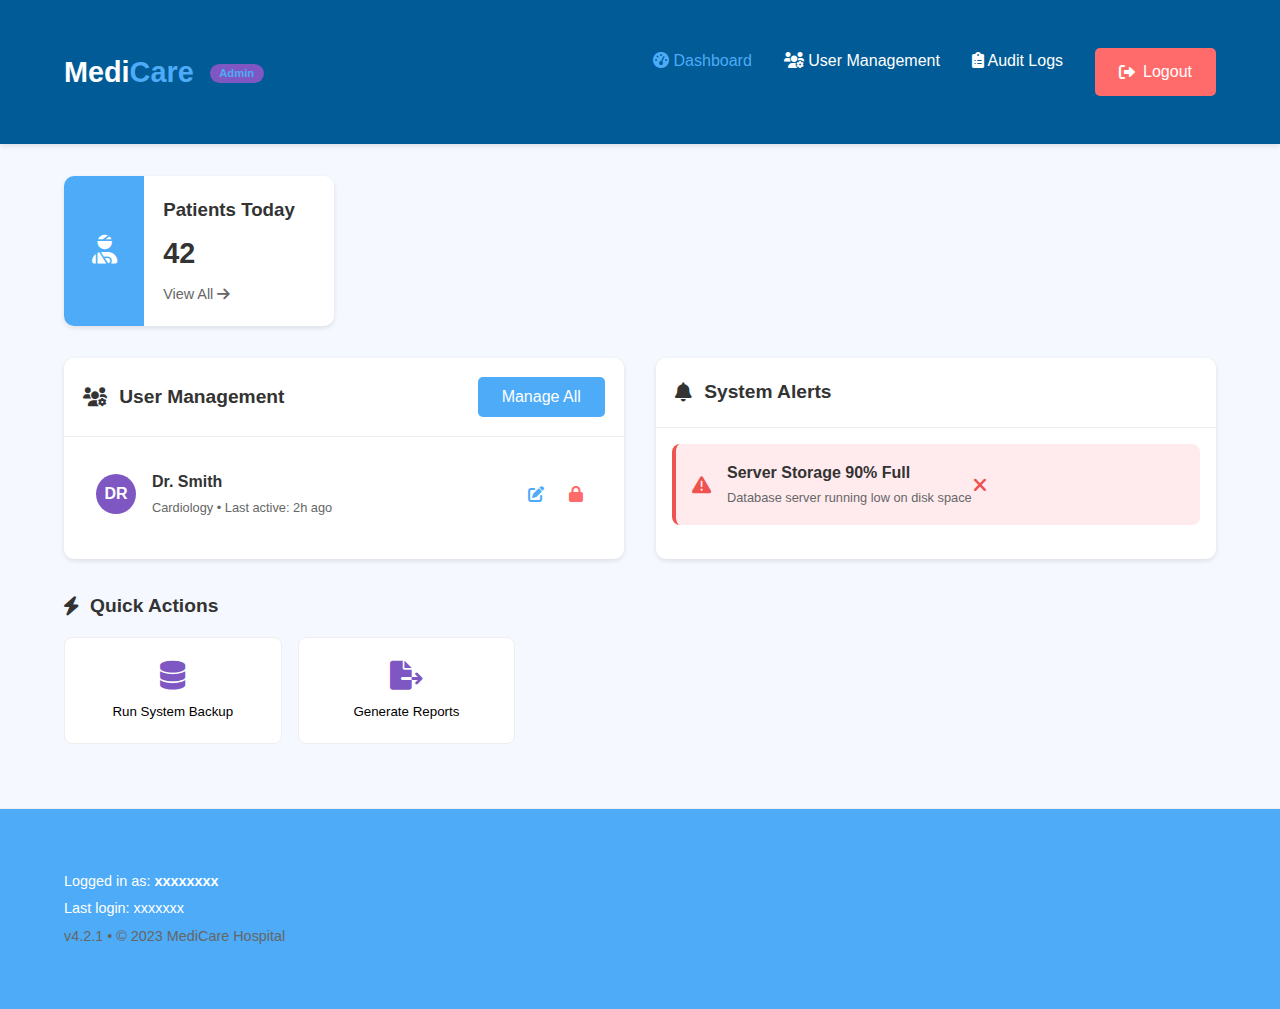
<file: admin.html>
<!DOCTYPE html>
<html lang="en">
<head>
    <meta charset="UTF-8">
    <meta name="viewport" content="width=device-width, initial-scale=1.0">
    <title>Admin Portal | MediCare</title>
    <link rel="stylesheet" href="style.css">
    <link rel="stylesheet" href="https://cdnjs.cloudflare.com/ajax/libs/font-awesome/6.0.0-beta3/css/all.min.css">
</head>
<body class="admin-dashboard">
    <!-- Admin-Specific Header -->
    <header>
        <div class="container">
            <nav>
                <div class="logo">Medi<span>Care</span> <span class="admin-badge">Admin</span></div>
                <ul class="nav-links">
                    <li><a href="admin.html" class="active"><i class="fas fa-tachometer-alt"></i> Dashboard</a></li>
                    <li><a href="admin-users.html"><i class="fas fa-users-cog"></i> User Management</a></li>
                    <li><a href="admin-audit.html"><i class="fas fa-clipboard-list"></i> Audit Logs</a></li>
                    <li><a href="auth.html" class="btn btn-danger"><i class="fas fa-sign-out-alt"></i> Logout</a></li>
                </ul>
            </nav>
        </div>
    </header>

    <!-- Admin Dashboard -->
    <main class="container">
        <!-- Quick Stats -->
        <div class="admin-stats-grid">
            <div class="stat-card">
                <div class="stat-icon bg-blue">
                    <i class="fas fa-user-injured"></i>
                </div>
                <div class="stat-info">
                    <h3>Patients Today</h3>
                    <p class="stat-value">42</p>
                    <a href="patients.html" class="stat-link">View All <i class="fas fa-arrow-right"></i></a>
                </div>
            </div>
            
            <!-- More stat cards... -->
        </div>

        <!-- Admin Control Panels -->
        <div class="admin-panels">
            <!-- User Management Panel -->
            <div class="admin-panel">
                <div class="panel-header">
                    <h2><i class="fas fa-users-cog"></i> User Management</h2>
                    <button class="btn btn-sm" onclick="location.href='admin-users.html'">
                        Manage All
                    </button>
                </div>
                <div class="recent-users">
                    <div class="user-card">
                        <div class="user-avatar bg-purple">DR</div>
                        <div class="user-info">
                            <h4>Dr. Smith</h4>
                            <p>Cardiology • Last active: 2h ago</p>
                        </div>
                        <div class="user-actions">
                            <button class="btn-icon"><i class="fas fa-edit"></i></button>
                            <button class="btn-icon danger"><i class="fas fa-lock"></i></button>
                        </div>
                    </div>
                    <!-- More recent users... -->
                </div>
            </div>

            <!-- System Alerts Panel -->
            <div class="admin-panel">
                <div class="panel-header">
                    <h2><i class="fas fa-bell"></i> System Alerts</h2>
                </div>
                <div class="alert-list">
                    <div class="alert-item critical">
                        <i class="fas fa-exclamation-triangle"></i>
                        <div class="alert-content">
                            <h4>Server Storage 90% Full</h4>
                            <p>Database server running low on disk space</p>
                        </div>
                        <button class="btn-icon"><i class="fas fa-times"></i></button>
                    </div>
                    <!-- More alerts... -->
                </div>
            </div>
        </div>

        <!-- Quick Actions -->
        <div class="quick-actions">
            <h2><i class="fas fa-bolt"></i> Quick Actions</h2>
            <div class="action-grid">
                <button class="action-card" onclick="location.href='admin-backup.html'">
                    <i class="fas fa-database"></i>
                    <span>Run System Backup</span>
                </button>
                <button class="action-card" onclick="location.href='admin-reports.html'">
                    <i class="fas fa-file-export"></i>
                    <span>Generate Reports</span>
                </button>
                <!-- More actions... -->
            </div>
        </div>
    </main>

    <!-- Admin Footer -->
    <footer class="admin-footer">
        <div class="container">
            <div class="footer-content">
                <p>Logged in as: <strong>xxxxxxxx</strong></p>
                <p>Last login: xxxxxxx</p>
                <p class="system-version">v4.2.1 • © 2023 MediCare Hospital</p>
            </div>
        </div>
    </footer>
</body>
</html>
</file>
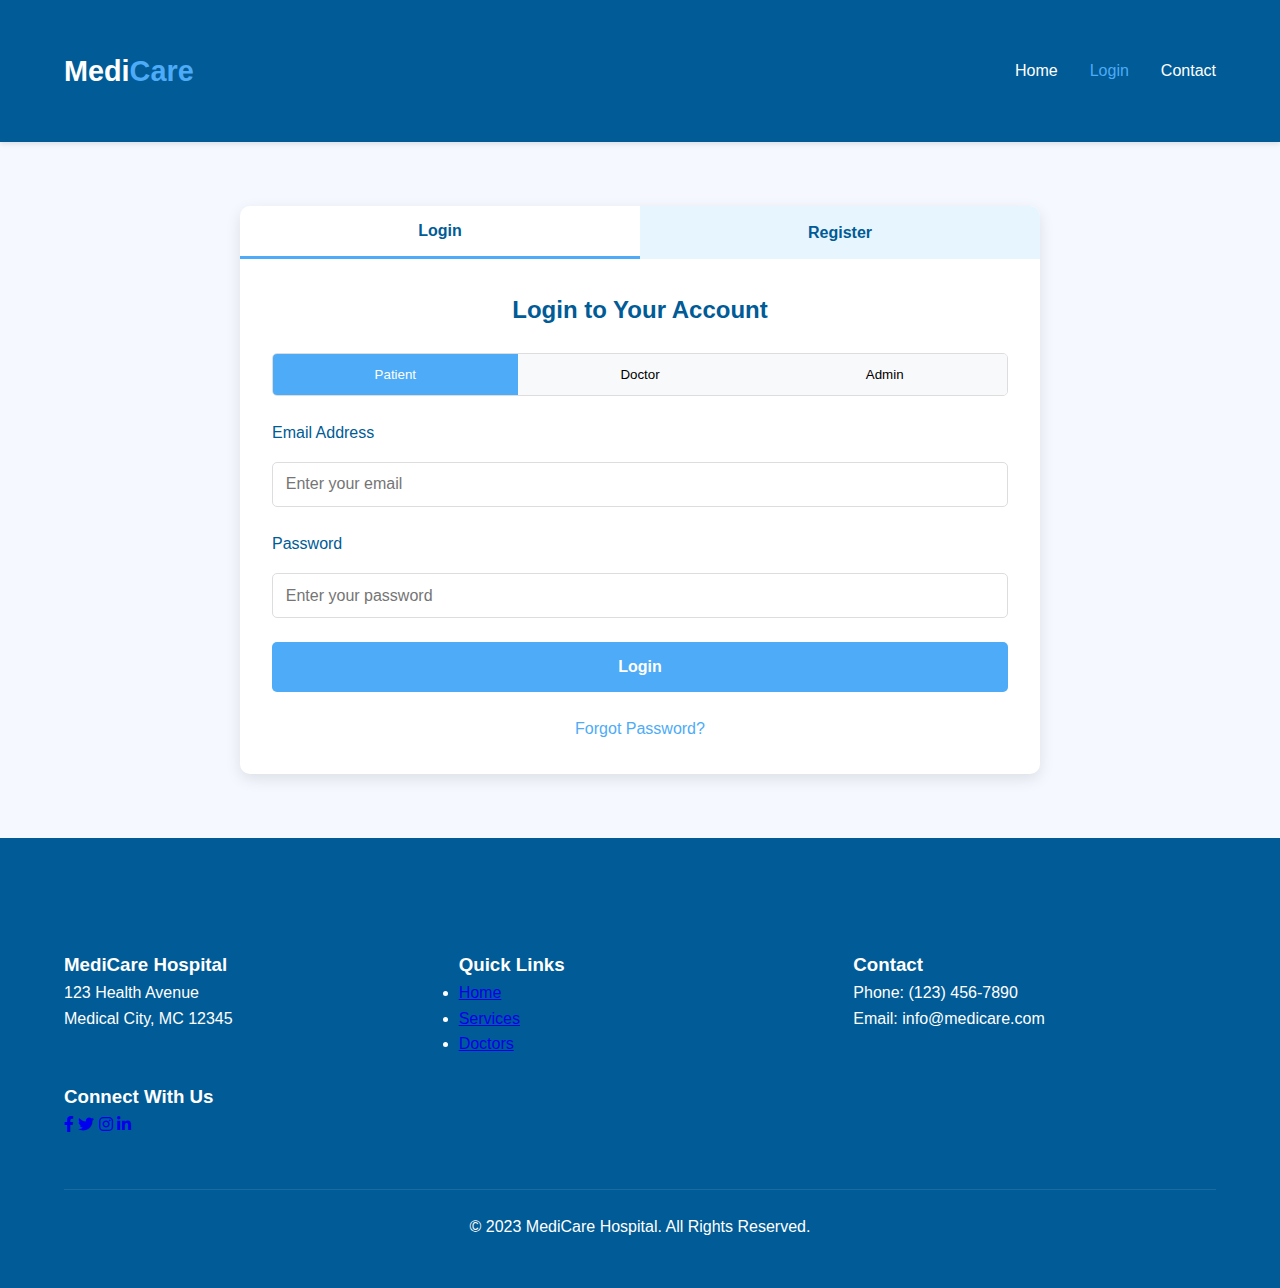
<file: auth.html>
<!DOCTYPE html>
<html lang="en">
<head>
    <meta charset="UTF-8">
    <meta name="viewport" content="width=device-width, initial-scale=1.0">
    <title>MediCare Hospital - Login</title>
    <link rel="stylesheet" href="style.css">
    <link rel="stylesheet" href="https://cdnjs.cloudflare.com/ajax/libs/font-awesome/6.0.0-beta3/css/all.min.css">
</head>
<body>
    <!-- Header -->
    <header>
        <div class="container">
            <nav>
                <div class="logo">Medi<span>Care</span></div>
                <ul class="nav-links">
                    <li><a href="index.html">Home</a></li>
                    <li><a href="auth.html" class="active">Login</a></li>
                    <li><a href="contact.html">Contact</a></li>
                </ul>
            </nav>
        </div>
    </header>

    <!-- Auth Container -->
    <div class="container">
        <div class="auth-container">
            <!-- Tabs -->
            <div class="tabs">
                <button class="tab-btn active" data-tab="login">Login</button>
                <button class="tab-btn" data-tab="signup">Register</button>
            </div>
            
            <!-- Login Tab -->
            <div id="login" class="tab-content active">
                <h2 style="text-align: center; margin-bottom: 1.5rem; color: #005b96;">Login to Your Account</h2>
                
                <div class="user-types">
                    <button class="user-type active" data-type="patient">Patient</button>
                    <button class="user-type" data-type="doctor">Doctor</button>
                    <button class="user-type" data-type="admin">Admin</button>
                </div>
                
                <form id="login-form" class="auth-form">
                    <div class="form-group">
                        <label for="login-email">Email Address</label>
                        <input type="email" id="login-email" class="form-control" placeholder="Enter your email" required>
                    </div>
                    
                    <div class="form-group">
                        <label for="login-password">Password</label>
                        <input type="password" id="login-password" class="form-control" placeholder="Enter your password" required>
                    </div>
                    
                    <div class="form-group">
                        <button type="submit" class="submit-btn">Login</button>
                    </div>
                    
                    <div class="form-footer">
                        <a href="#forgot-password">Forgot Password?</a>
                    </div>
                </form>
            </div>
            
            <!-- Signup Tab -->
            <div id="signup" class="tab-content">
                <h2 style="text-align: center; margin-bottom: 1.5rem; color: #005b96;">Create New Account</h2>
                
                <div class="user-types">
                    <button class="user-type active" data-type="patient">Patient</button>
                    <button class="user-type" data-type="doctor">Doctor</button>
                    <button class="user-type" data-type="staff">Staff</button>
                </div>
                
                <form id="signup-form" class="auth-form">
                    <div class="form-group">
                        <label for="signup-name">Full Name</label>
                        <input type="text" id="signup-name" class="form-control" placeholder="Enter your full name" required>
                    </div>
                    
                    <div class="form-group">
                        <label for="signup-email">Email Address</label>
                        <input type="email" id="signup-email" class="form-control" placeholder="Enter your email" required>
                    </div>
                    
                    <div class="form-group">
                        <label for="signup-phone">Phone Number</label>
                        <input type="tel" id="signup-phone" class="form-control" placeholder="Enter your phone number" required>
                    </div>
                    
                    <div class="form-group">
                        <label for="signup-password">Password</label>
                        <input type="password" id="signup-password" class="form-control" placeholder="Create a password" required>
                    </div>
                    
                    <div class="form-group">
                        <label for="signup-confirm">Confirm Password</label>
                        <input type="password" id="signup-confirm" class="form-control" placeholder="Confirm your password" required>
                    </div>
                    
                    <div class="form-group">
                        <button type="submit" class="submit-btn">Create Account</button>
                    </div>
                    
                    <div class="form-footer">
                        Already have an account? <a href="#login" class="switch-tab">Login here</a>
                    </div>
                </form>
            </div>
        </div>
    </div>

    <!-- Footer -->
    <footer>
        <div class="container">
            <div class="grid-container">
                <div>
                    <h3>MediCare Hospital</h3>
                    <p>123 Health Avenue<br>Medical City, MC 12345</p>
                </div>
                <div>
                    <h3>Quick Links</h3>
                    <ul>
                        <li><a href="index.html">Home</a></li>
                        <li><a href="services.html">Services</a></li>
                        <li><a href="doctors.html">Doctors</a></li>
                    </ul>
                </div>
                <div>
                    <h3>Contact</h3>
                    <p>Phone: (123) 456-7890<br>Email: info@medicare.com</p>
                </div>
            </div>
                <br>
            <div class="footer-column">
                <h3>Connect With Us</h3>
                <div class="social-links">
                    <a href="#"><i class="fab fa-facebook-f"></i></a>
                    <a href="#"><i class="fab fa-twitter"></i></a>
                    <a href="#"><i class="fab fa-instagram"></i></a>
                    <a href="#"><i class="fab fa-linkedin-in"></i></a>
                </div>
                <br>
                <br>
                <div class="copyright">
                    <p>&copy; 2023 MediCare Hospital. All Rights Reserved.</p>
                </div>
            </div>
    </footer>

    <script>
        document.addEventListener('DOMContentLoaded', function() {
            // Tab Switching
            const tabBtns = document.querySelectorAll('.tab-btn');
            const tabContents = document.querySelectorAll('.tab-content');
            
            tabBtns.forEach(btn => {
                btn.addEventListener('click', () => {
                    const tabId = btn.getAttribute('data-tab');
                    
                    // Update active tab button
                    tabBtns.forEach(b => b.classList.remove('active'));
                    btn.classList.add('active');
                    
                    // Update active tab content
                    tabContents.forEach(content => content.classList.remove('active'));
                    document.getElementById(tabId).classList.add('active');
                });
            });
            
            // User Type Switching
            const userTypes = document.querySelectorAll('.user-type');
            
            userTypes.forEach(type => {
                type.addEventListener('click', () => {
                    userTypes.forEach(t => t.classList.remove('active'));
                    type.classList.add('active');
                });
            });
            
            // Form Submission
            document.getElementById('login-form').addEventListener('submit', function(e) {
                e.preventDefault();
                alert('Login functionality will be implemented with backend');
            });
            
            document.getElementById('signup-form').addEventListener('submit', function(e) {
                e.preventDefault();
                alert('Registration functionality will be implemented with backend');
            });
        });
    </script>
</body>
</html>
</file>
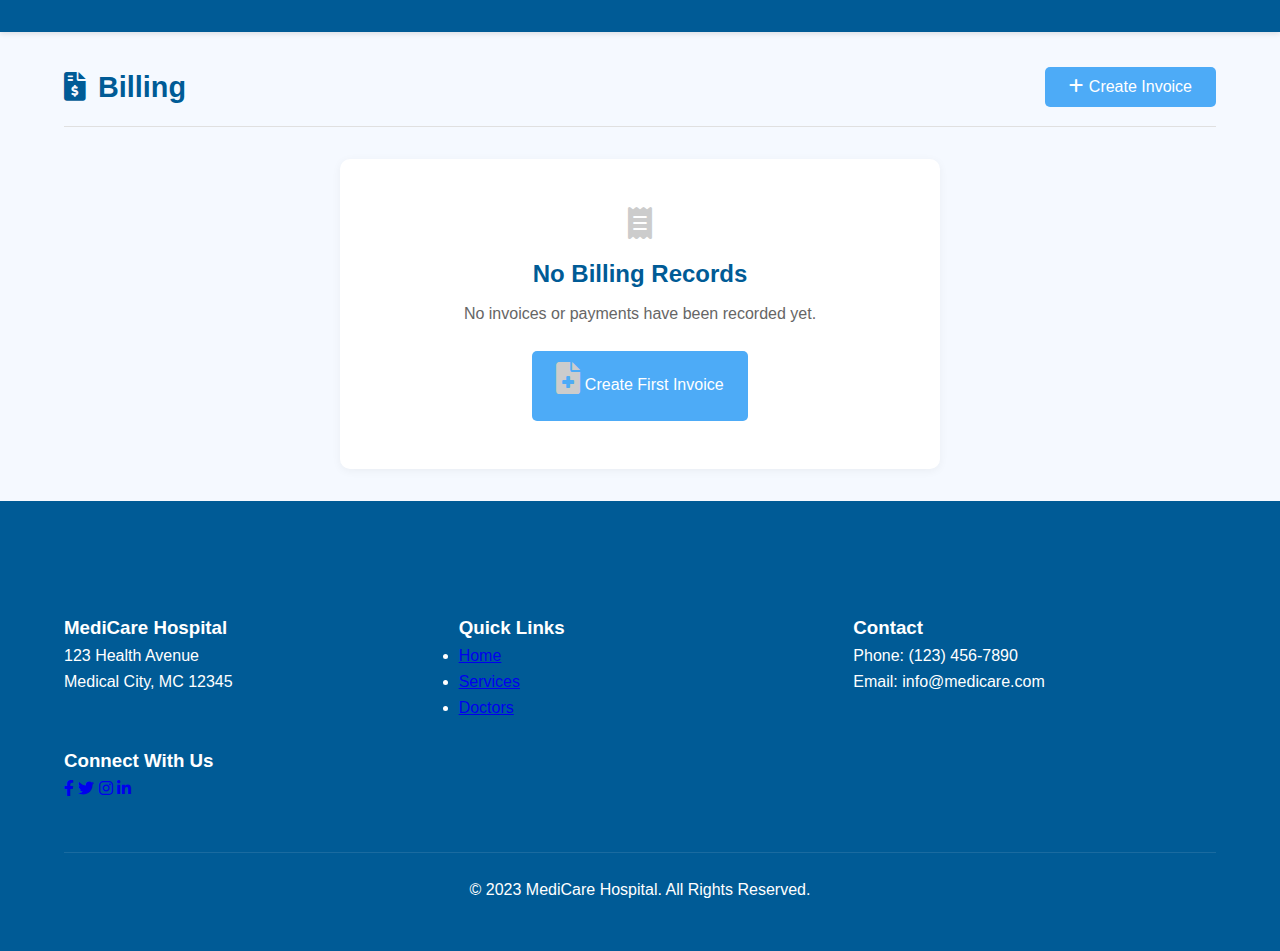
<file: billing.html>
<!DOCTYPE html>
<html lang="en">
<head>
    <meta charset="UTF-8">
    <meta name="viewport" content="width=device-width, initial-scale=1.0">
    <title>Billing | MediCare</title>
    <link rel="stylesheet" href="style.css">
    <link rel="stylesheet" href="https://cdnjs.cloudflare.com/ajax/libs/font-awesome/6.0.0-beta3/css/all.min.css">
</head>
<body>
    <header>
        <!-- Consistent header -->
    </header>

    <main class="container">
        <div class="page-header">
            <h1><i class="fas fa-file-invoice-dollar"></i> Billing</h1>
            <button class="btn" id="new-invoice">
                <i class="fas fa-plus"></i> Create Invoice
            </button>
        </div>

        <!-- Empty State -->
        <div class="empty-state">
            <i class="fas fa-receipt"></i>
            <h2>No Billing Records</h2>
            <p>No invoices or payments have been recorded yet.</p>
            <button class="btn">
                <i class="fas fa-file-medical"></i> Create First Invoice
            </button>
        </div>
    </main>

    <!-- Footer -->
    <footer>
        <div class="container">
            <div class="grid-container">
                <div>
                    <h3>MediCare Hospital</h3>
                    <p>123 Health Avenue<br>Medical City, MC 12345</p>
                </div>
                <div>
                    <h3>Quick Links</h3>
                    <ul>
                        <li><a href="index.html">Home</a></li>
                        <li><a href="services.html">Services</a></li>
                        <li><a href="doctors.html">Doctors</a></li>
                    </ul>
                </div>
                <div>
                    <h3>Contact</h3>
                    <p>Phone: (123) 456-7890<br>Email: info@medicare.com</p>
                </div>
            </div>
                <br>
            <div class="footer-column">
                <h3>Connect With Us</h3>
                <div class="social-links">
                    <a href="#"><i class="fab fa-facebook-f"></i></a>
                    <a href="#"><i class="fab fa-twitter"></i></a>
                    <a href="#"><i class="fab fa-instagram"></i></a>
                    <a href="#"><i class="fab fa-linkedin-in"></i></a>
                </div>
                <br>
                <br>
                <div class="copyright">
                    <p>&copy; 2023 MediCare Hospital. All Rights Reserved.</p>
                </div>
            </div>
    </footer>
</body>
</html>
</file>
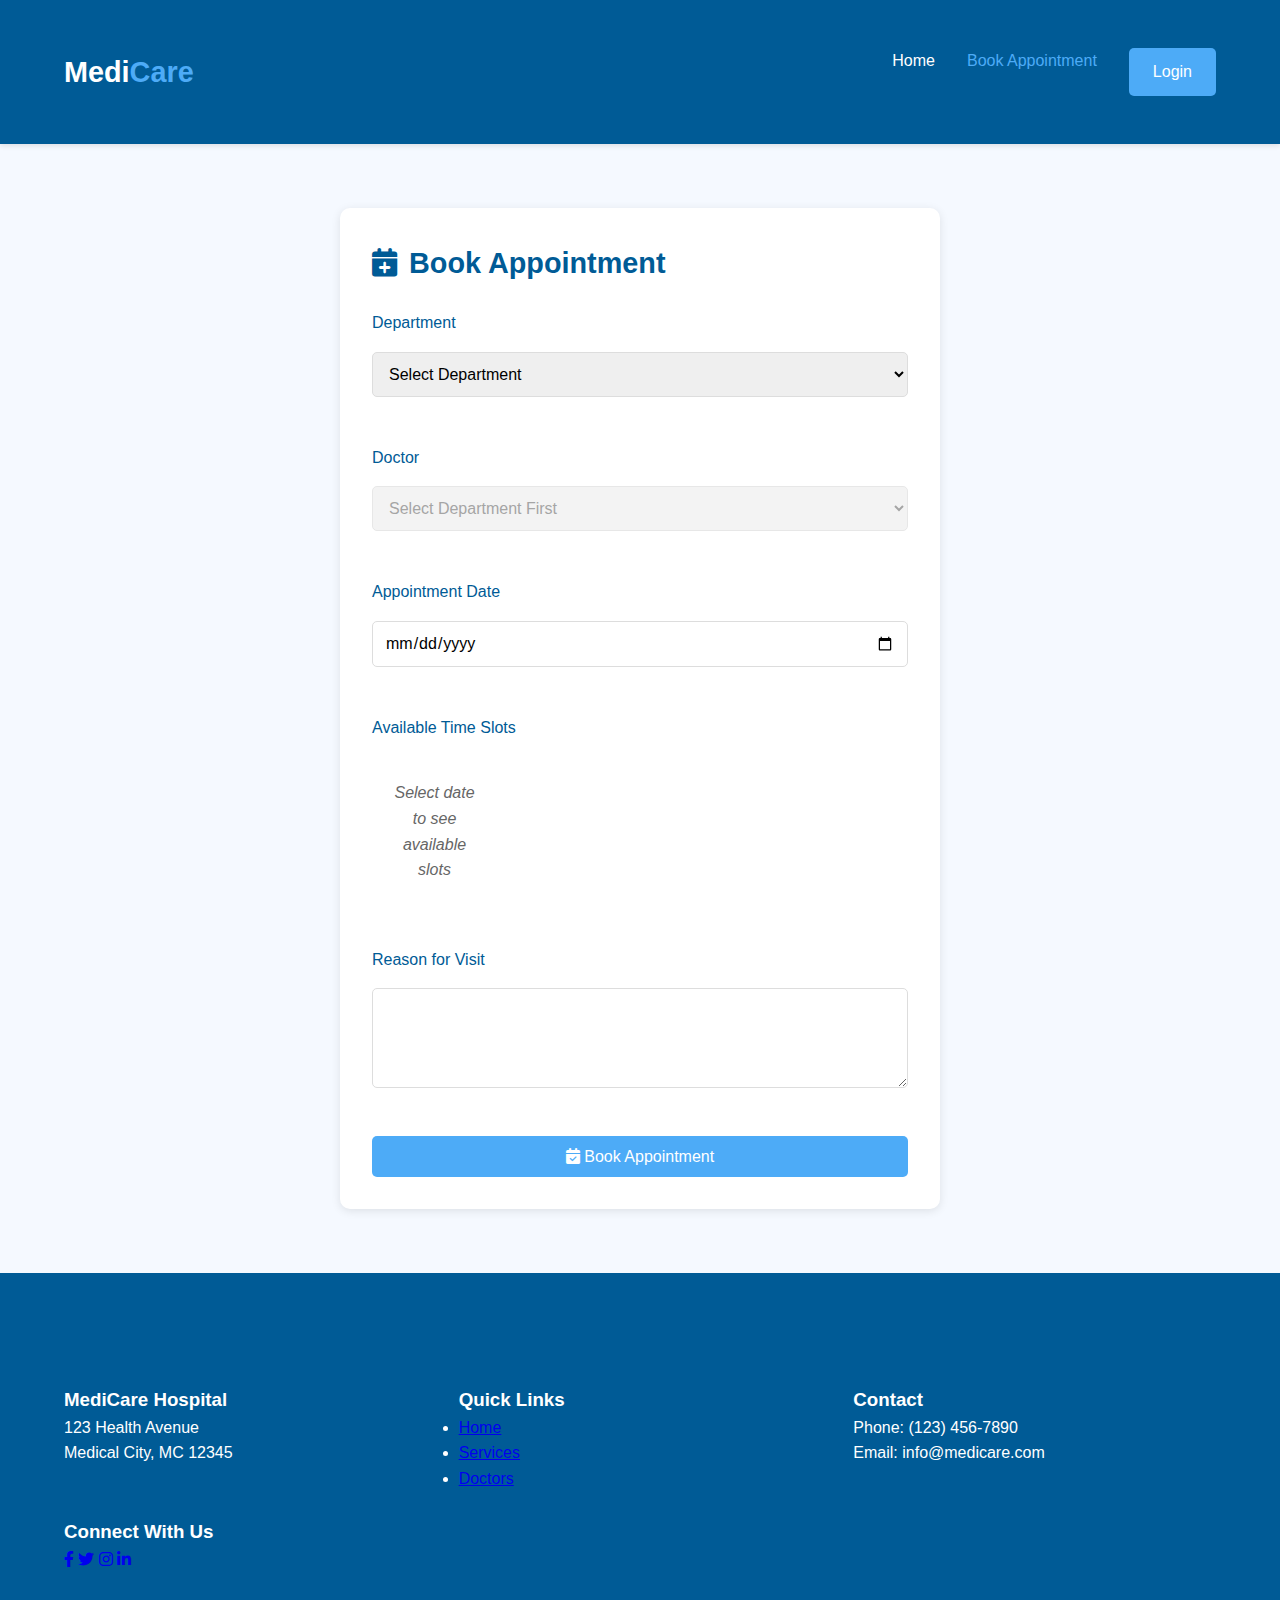
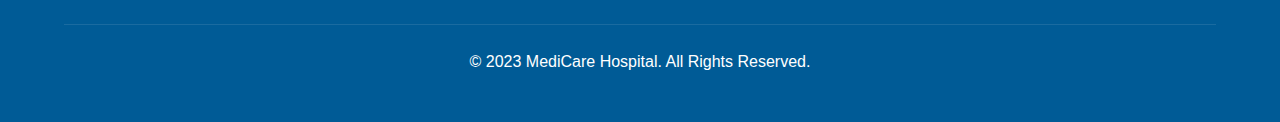
<file: book-appointment.html>
<!DOCTYPE html>
<html lang="en">
<head>
    <meta charset="UTF-8">
    <meta name="viewport" content="width=device-width, initial-scale=1.0">
    <title>Book Appointment | MediCare</title>
    <link rel="stylesheet" href="style.css">
    <link rel="stylesheet" href="https://cdnjs.cloudflare.com/ajax/libs/font-awesome/6.0.0-beta3/css/all.min.css">
</head>
<body>
    <!-- Header -->
    <header>
        <div class="container">
            <nav>
                <div class="logo">Medi<span>Care</span></div>
                <ul class="nav-links">
                    <li><a href="index.html">Home</a></li>
                    <li><a href="book-appointment.html" class="active">Book Appointment</a></li>
                    <li><a href="auth.html" class="btn">Login</a></li>
                </ul>
            </nav>
        </div>
    </header>

    <!-- Main Content -->
    <main class="container">
        <div class="booking-card">
            <h1><i class="fas fa-calendar-plus"></i> Book Appointment</h1>
            
            <form id="appointment-form">
                <div class="form-group">
                    <label for="department">Department</label>
                    <select id="department" name="department" required>
                        <option value="">Select Department</option>
                        <option value="cardiology">Cardiology</option>
                        <option value="neurology">Neurology</option>
                        <option value="orthopedics">Orthopedics</option>
                    </select>
                </div>

                <div class="form-group">
                    <label for="doctor">Doctor</label>
                    <select id="doctor" name="doctor" required disabled>
                        <option value="">Select Department First</option>
                    </select>
                </div>

                <div class="form-group">
                    <label for="date">Appointment Date</label>
                    <input type="date" id="date" name="date" required>
                </div>

                <div class="form-group">
                    <label>Available Time Slots</label>
                    <div class="time-slots">
                        <p class="empty-message">Select date to see available slots</p>
                    </div>
                </div>

                <div class="form-group">
                    <label for="reason">Reason for Visit</label>
                    <textarea id="reason" name="reason" rows="3"></textarea>
                </div>

                <button type="submit" class="btn">
                    <i class="fas fa-calendar-check"></i> Book Appointment
                </button>
            </form>
        </div>
    </main>

    <!-- Footer -->
    <footer>
        <div class="container">
            <div class="grid-container">
                <div>
                    <h3>MediCare Hospital</h3>
                    <p>123 Health Avenue<br>Medical City, MC 12345</p>
                </div>
                <div>
                    <h3>Quick Links</h3>
                    <ul>
                        <li><a href="index.html">Home</a></li>
                        <li><a href="services.html">Services</a></li>
                        <li><a href="doctors.html">Doctors</a></li>
                    </ul>
                </div>
                <div>
                    <h3>Contact</h3>
                    <p>Phone: (123) 456-7890<br>Email: info@medicare.com</p>
                </div>
            </div>
                <br>
            <div class="footer-column">
                <h3>Connect With Us</h3>
                <div class="social-links">
                    <a href="#"><i class="fab fa-facebook-f"></i></a>
                    <a href="#"><i class="fab fa-twitter"></i></a>
                    <a href="#"><i class="fab fa-instagram"></i></a>
                    <a href="#"><i class="fab fa-linkedin-in"></i></a>
                </div>
                <br>
                <br>
                <div class="copyright">
                    <p>&copy; 2023 MediCare Hospital. All Rights Reserved.</p>
                </div>
            </div>
    </footer>
</body>
</html>
</file>
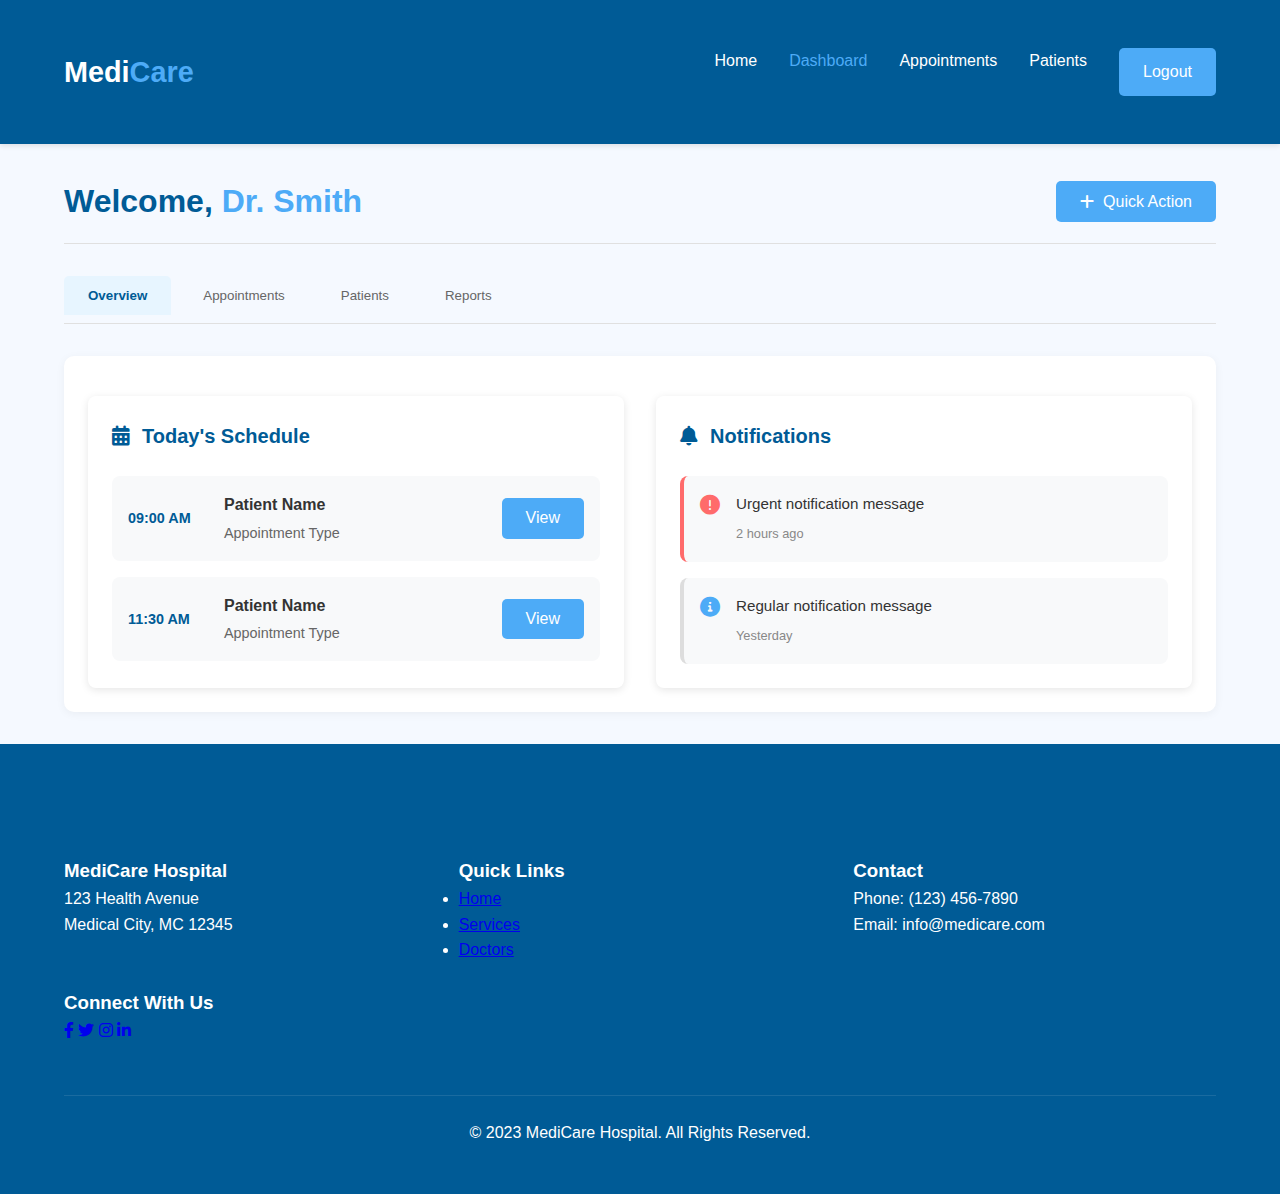
<file: dashboard.html>
<!DOCTYPE html>
<html lang="en">
<head>
    <meta charset="UTF-8">
    <meta name="viewport" content="width=device-width, initial-scale=1.0">
    <title>MediCare Hospital - Dashboard</title>
    <link rel="stylesheet" href="style.css">
    <link rel="stylesheet" href="https://cdnjs.cloudflare.com/ajax/libs/font-awesome/6.0.0-beta3/css/all.min.css">
</head>
<body>
    <!-- Header -->
    <header>
        <div class="container">
            <nav>
                <div class="logo">Medi<span>Care</span></div>
                <ul class="nav-links">
                    <li><a href="index.html">Home</a></li>
                    <li><a href="dashboard.html" class="active">Dashboard</a></li>
                    <li><a href="appointments.html">Appointments</a></li>
                    <li><a href="patients.html">Patients</a></li>
                    <li><a href="auth.html" class="btn">Logout</a></li>
                </ul>
            </nav>
        </div>
    </header>

    <!-- Dashboard Content -->
    <main class="container">
        <!-- User Welcome Section -->
        <div class="dashboard-header">
            <h1>Welcome, <span id="user-name">[User's Name]</span></h1>
            <div class="dashboard-actions">
                <button class="btn" id="quick-action">
                    <i class="fas fa-plus"></i> Quick Action
                </button>
            </div>
        </div>

        <!-- Dashboard Navigation Tabs -->
        <div class="dashboard-sections">
            <button class="section-btn active" data-section="overview">Overview</button>
            <button class="section-btn" data-section="appointments">Appointments</button>
            <button class="section-btn" data-section="patients">Patients</button>
            <button class="section-btn" data-section="reports">Reports</button>
        </div>

        <!-- Dashboard Content Sections -->
        <div class="dashboard-content">
            <!-- Overview Section (Default Visible) -->
            <div id="overview" class="dashboard-section active">
                <div class="dashboard-grid">
                    <!-- Today's Appointments Card -->
                    <div class="dashboard-card">
                        <h2><i class="fas fa-calendar-alt"></i> Today's Schedule</h2>
                        <div class="appointment-list">
                            <div class="appointment-item">
                                <div class="appointment-time">09:00 AM</div>
                                <div class="appointment-details">
                                    <h3>Patient Name</h3>
                                    <p>Appointment Type</p>
                                </div>
                                <button class="btn btn-outline">View</button>
                            </div>
                            <div class="appointment-item">
                                <div class="appointment-time">11:30 AM</div>
                                <div class="appointment-details">
                                    <h3>Patient Name</h3>
                                    <p>Appointment Type</p>
                                </div>
                                <button class="btn btn-outline">View</button>
                            </div>
                        </div>
                    </div>

                    <!-- Notifications Card -->
                    <div class="dashboard-card">
                        <h2><i class="fas fa-bell"></i> Notifications</h2>
                        <div class="notification-list">
                            <div class="notification-item urgent">
                                <i class="fas fa-exclamation-circle"></i>
                                <div class="notification-content">
                                    <p>Urgent notification message</p>
                                    <small>2 hours ago</small>
                                </div>
                            </div>
                            <div class="notification-item">
                                <i class="fas fa-info-circle"></i>
                                <div class="notification-content">
                                    <p>Regular notification message</p>
                                    <small>Yesterday</small>
                                </div>
                            </div>
                        </div>
                    </div>
                </div>
            </div>

            <!-- Appointments Section (Hidden by default) -->
            <div id="appointments" class="dashboard-section">
                <!-- Content will be loaded dynamically -->
            </div>

            <!-- Patients Section (Hidden by default) -->
            <div id="patients" class="dashboard-section">
                <!-- Content will be loaded dynamically -->
            </div>

            <!-- Reports Section (Hidden by default) -->
            <div id="reports" class="dashboard-section">
                <!-- Content will be loaded dynamically -->
            </div>
        </div>
    </main>

    <!-- Footer -->
    <footer>
        <div class="container">
            <div class="grid-container">
                <div>
                    <h3>MediCare Hospital</h3>
                    <p>123 Health Avenue<br>Medical City, MC 12345</p>
                </div>
                <div>
                    <h3>Quick Links</h3>
                    <ul>
                        <li><a href="index.html">Home</a></li>
                        <li><a href="services.html">Services</a></li>
                        <li><a href="doctors.html">Doctors</a></li>
                    </ul>
                </div>
                <div>
                    <h3>Contact</h3>
                    <p>Phone: (123) 456-7890<br>Email: info@medicare.com</p>
                </div>
            </div>
                <br>
            <div class="footer-column">
                <h3>Connect With Us</h3>
                <div class="social-links">
                    <a href="#"><i class="fab fa-facebook-f"></i></a>
                    <a href="#"><i class="fab fa-twitter"></i></a>
                    <a href="#"><i class="fab fa-instagram"></i></a>
                    <a href="#"><i class="fab fa-linkedin-in"></i></a>
                </div>
                <br>
                <br>
                <div class="copyright">
                    <p>&copy; 2023 MediCare Hospital. All Rights Reserved.</p>
                </div>
            </div>
    </footer>
    <script>
    document.addEventListener('DOMContentLoaded', function() {
        // Set user name
        document.getElementById('user-name').textContent = "Dr. Smith";
        
        // Dashboard tab navigation
        const sectionBtns = document.querySelectorAll('.section-btn');
        const sections = document.querySelectorAll('.dashboard-section');
        
        sectionBtns.forEach(btn => {
            btn.addEventListener('click', function() {
                // Remove active class from all buttons and sections
                sectionBtns.forEach(b => b.classList.remove('active'));
                sections.forEach(s => s.classList.remove('active'));
                
                // Add active class to clicked button
                this.classList.add('active');
                
                // Show corresponding section
                const sectionId = this.getAttribute('data-section');
                document.getElementById(sectionId).classList.add('active');
            });
        });
        
        // Quick action button
        document.getElementById('quick-action').addEventListener('click', function() {
            // In a real application, this might open a modal for quick actions
            const actions = [
                'Create New Appointment',
                'Add Patient Record',
                'Generate Report',
                'View Schedule'
            ];
            
            const action = prompt('Select an action:\n' + actions.map((a, i) => `${i+1}. ${a}`).join('\n'));
            
            if (action) {
                alert(`You selected: ${actions[parseInt(action)-1] || 'Unknown action'}`);
            }
        });
        
        // Simulate loading data for different sections
        setTimeout(() => {
            // Load appointments section content
            document.getElementById('appointments').innerHTML = `
                <h2>Appointment Management</h2>
                <div class="appointment-filters">
                    <div class="filter-group">
                        <label for="appointment-date">Date</label>
                        <input type="date" id="appointment-date">
                    </div>
                    <div class="filter-group">
                        <label for="appointment-status">Status</label>
                        <select id="appointment-status">
                            <option value="all">All</option>
                            <option value="scheduled">Scheduled</option>
                            <option value="completed">Completed</option>
                            <option value="cancelled">Cancelled</option>
                        </select>
                    </div>
                </div>
                <div class="empty-state">
                    <i class="fas fa-calendar-plus"></i>
                    <h3>No Appointments Found</h3>
                    <p>Try adjusting your filters or create a new appointment.</p>
                </div>
            `;
            
            // Load patients section content
            document.getElementById('patients').innerHTML = `
                <h2>Patient Management</h2>
                <div class="page-header">
                    <div class="search-box">
                        <input type="text" placeholder="Search patients...">
                        <button class="btn"><i class="fas fa-search"></i></button>
                    </div>
                    <button class="btn"><i class="fas fa-plus"></i> New Patient</button>
                </div>
                <div class="empty-state">
                    <i class="fas fa-user-injured"></i>
                    <h3>No Patients Found</h3>
                    <p>Try searching with different terms or add a new patient.</p>
                </div>
            `;
            
            // Load reports section content
            document.getElementById('reports').innerHTML = `
                <h2>Reports & Analytics</h2>
                <div class="grid-container">
                    <div class="card">
                        <h3><i class="fas fa-chart-line"></i> Monthly Statistics</h3>
                        <p>View patient visits, revenue, and other metrics.</p>
                        <button class="btn">Generate Report</button>
                    </div>
                    <div class="card">
                        <h3><i class="fas fa-procedures"></i> Treatment Reports</h3>
                        <p>Analysis of treatments and outcomes.</p>
                        <button class="btn">Generate Report</button>
                    </div>
                </div>
            `;
        }, 500);
    });
</script>
</body>

</html>
</file>
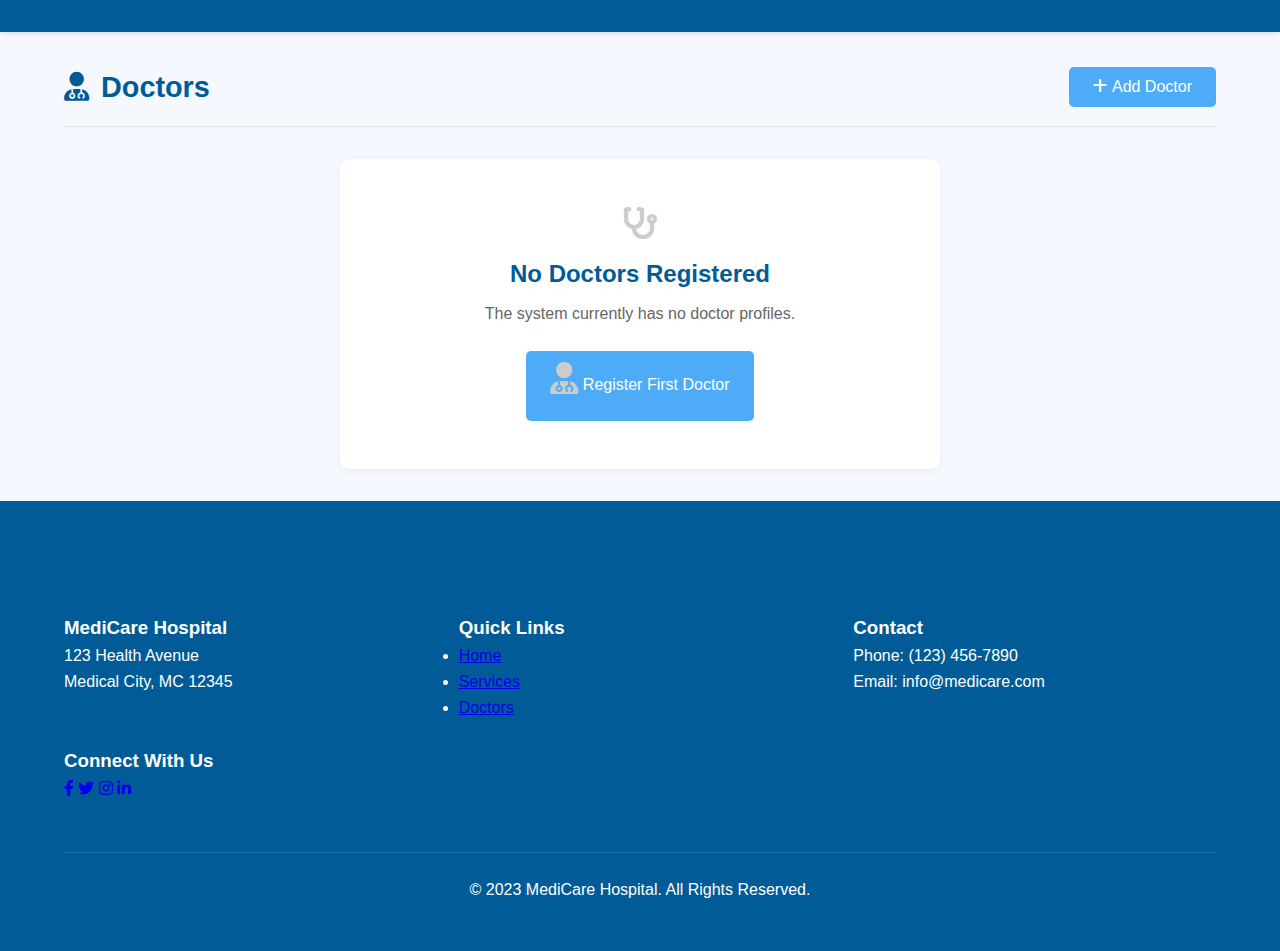
<file: doctors.html>
<!DOCTYPE html>
<html lang="en">
<head>
    <meta charset="UTF-8">
    <meta name="viewport" content="width=device-width, initial-scale=1.0">
    <title>Doctor Management | MediCare</title>
    <link rel="stylesheet" href="style.css">
    <link rel="stylesheet" href="https://cdnjs.cloudflare.com/ajax/libs/font-awesome/6.0.0-beta3/css/all.min.css">
</head>
<body>
    <header>
        <!-- Same header as other pages -->
    </header>

    <main class="container">
        <div class="page-header">
            <h1><i class="fas fa-user-md"></i> Doctors</h1>
            <button class="btn" id="add-doctor">
                <i class="fas fa-plus"></i> Add Doctor
            </button>
        </div>

        <!-- Empty State -->
        <div class="empty-state">
            <i class="fas fa-stethoscope"></i>
            <h2>No Doctors Registered</h2>
            <p>The system currently has no doctor profiles.</p>
            <button class="btn">
                <i class="fas fa-user-md"></i> Register First Doctor
            </button>
        </div>
    </main>

    <!-- Footer -->
    <footer>
        <div class="container">
            <div class="grid-container">
                <div>
                    <h3>MediCare Hospital</h3>
                    <p>123 Health Avenue<br>Medical City, MC 12345</p>
                </div>
                <div>
                    <h3>Quick Links</h3>
                    <ul>
                        <li><a href="index.html">Home</a></li>
                        <li><a href="services.html">Services</a></li>
                        <li><a href="doctors.html">Doctors</a></li>
                    </ul>
                </div>
                <div>
                    <h3>Contact</h3>
                    <p>Phone: (123) 456-7890<br>Email: info@medicare.com</p>
                </div>
            </div>
                <br>
            <div class="footer-column">
                <h3>Connect With Us</h3>
                <div class="social-links">
                    <a href="#"><i class="fab fa-facebook-f"></i></a>
                    <a href="#"><i class="fab fa-twitter"></i></a>
                    <a href="#"><i class="fab fa-instagram"></i></a>
                    <a href="#"><i class="fab fa-linkedin-in"></i></a>
                </div>
                <br>
                <br>
                <div class="copyright">
                    <p>&copy; 2023 MediCare Hospital. All Rights Reserved.</p>
                </div>
            </div>
    </footer>
</body>
</html>
</file>
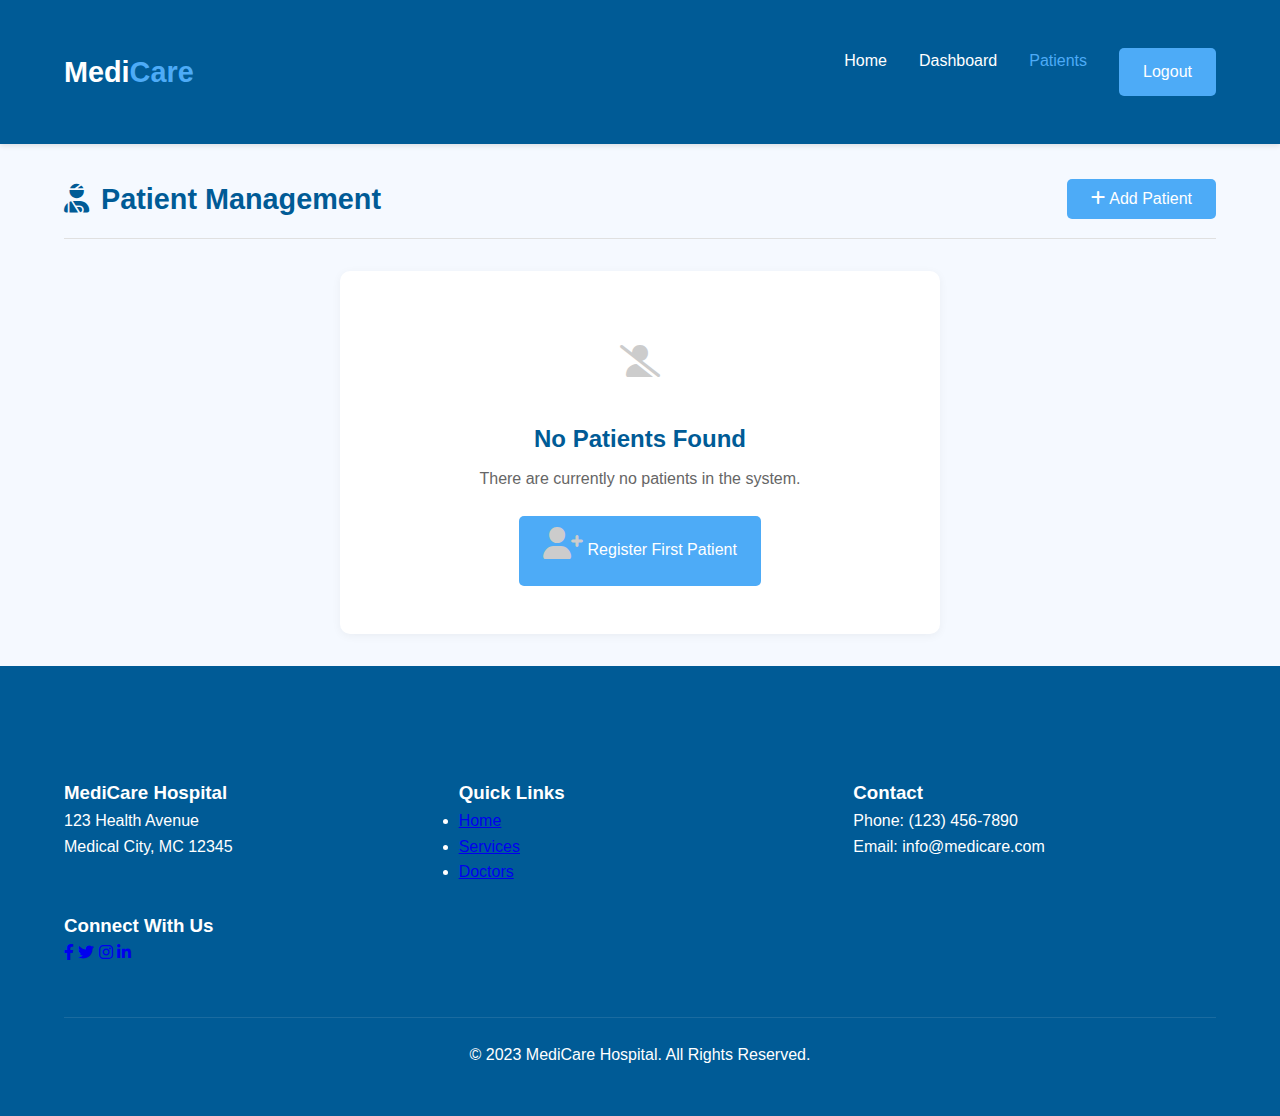
<file: patients.html>
<!DOCTYPE html>
<html lang="en">
<head>
    <meta charset="UTF-8">
    <meta name="viewport" content="width=device-width, initial-scale=1.0">
    <title>Patient Management | MediCare</title>
    <link rel="stylesheet" href="style.css">
    <link rel="stylesheet" href="https://cdnjs.cloudflare.com/ajax/libs/font-awesome/6.0.0-beta3/css/all.min.css">
</head>
<body>
    <!-- Header -->
    <header>
        <div class="container">
            <nav>
                <div class="logo">Medi<span>Care</span></div>
                <ul class="nav-links">
                    <li><a href="index.html">Home</a></li>
                    <li><a href="dashboard.html">Dashboard</a></li>
                    <li><a href="patients.html" class="active">Patients</a></li>
                    <li><a href="auth.html" class="btn">Logout</a></li>
                </ul>
            </nav>
        </div>
    </header>

    <!-- Main Content -->
    <main class="container">
        <div class="page-header">
            <h1><i class="fas fa-user-injured"></i> Patient Management</h1>
            <button class="btn" id="add-patient">
                <i class="fas fa-plus"></i> Add Patient
            </button>
        </div>

        <!-- Empty State -->
        <div class="empty-state">
            <div class="empty-icon">
                <i class="fas fa-user-slash"></i>
            </div>
            <h2>No Patients Found</h2>
            <p>There are currently no patients in the system.</p>
            <button class="btn">
                <i class="fas fa-user-plus"></i> Register First Patient
            </button>
        </div>
    </main>

    <!-- Footer -->
    <footer>
        <div class="container">
            <div class="grid-container">
                <div>
                    <h3>MediCare Hospital</h3>
                    <p>123 Health Avenue<br>Medical City, MC 12345</p>
                </div>
                <div>
                    <h3>Quick Links</h3>
                    <ul>
                        <li><a href="index.html">Home</a></li>
                        <li><a href="services.html">Services</a></li>
                        <li><a href="doctors.html">Doctors</a></li>
                    </ul>
                </div>
                <div>
                    <h3>Contact</h3>
                    <p>Phone: (123) 456-7890<br>Email: info@medicare.com</p>
                </div>
            </div>
                <br>
            <div class="footer-column">
                <h3>Connect With Us</h3>
                <div class="social-links">
                    <a href="#"><i class="fab fa-facebook-f"></i></a>
                    <a href="#"><i class="fab fa-twitter"></i></a>
                    <a href="#"><i class="fab fa-instagram"></i></a>
                    <a href="#"><i class="fab fa-linkedin-in"></i></a>
                </div>
                <br>
                <br>
                <div class="copyright">
                    <p>&copy; 2023 MediCare Hospital. All Rights Reserved.</p>
                </div>
            </div>
    </footer>
    <script>
    document.addEventListener('DOMContentLoaded', function() {
        // Add patient button functionality
        document.getElementById('add-patient').addEventListener('click', function() {
            // In a real application, this would open a patient form modal
            const patientForm = `
                <div class="modal" style="display: block;">
                    <div class="modal-content">
                        <h2>Add New Patient</h2>
                        <form id="patient-form">
                            <div class="form-group">
                                <label for="patient-name">Full Name</label>
                                <input type="text" id="patient-name" required>
                            </div>
                            <div class="form-group">
                                <label for="patient-dob">Date of Birth</label>
                                <input type="date" id="patient-dob" required>
                            </div>
                            <div class="form-group">
                                <label for="patient-contact">Contact Number</label>
                                <input type="tel" id="patient-contact" required>
                            </div>
                            <div class="form-actions">
                                <button type="submit" class="btn">Save Patient</button>
                                <button type="button" class="btn btn-danger" id="cancel-patient">Cancel</button>
                            </div>
                        </form>
                    </div>
                </div>
            `;
            
            // Create and show modal
            const modalContainer = document.createElement('div');
            modalContainer.innerHTML = patientForm;
            document.body.appendChild(modalContainer);
            
            // Form submission
            document.getElementById('patient-form').addEventListener('submit', function(e) {
                e.preventDefault();
                alert('Patient added successfully (would connect to backend in real application)');
                document.body.removeChild(modalContainer);
            });
            
            // Cancel button
            document.getElementById('cancel-patient').addEventListener('click', function() {
                document.body.removeChild(modalContainer);
            });
        });
        
        // Simulate loading patients after a delay
        setTimeout(() => {
            const patients = [
                { name: 'John Doe', dob: '1985-05-15', condition: 'Hypertension', status: 'Stable' },
                { name: 'Jane Smith', dob: '1990-12-22', condition: 'Diabetes', status: 'Monitoring' }
            ];
            
            if (patients.length > 0) {
                document.querySelector('.empty-state').style.display = 'none';
                
                // Create patients table
                const patientsTable = `
                    <div class="card">
                        <h2>Patient List</h2>
                        <table class="data-table">
                            <thead>
                                <tr>
                                    <th>Name</th>
                                    <th>Date of Birth</th>
                                    <th>Condition</th>
                                    <th>Status</th>
                                    <th>Actions</th>
                                </tr>
                            </thead>
                            <tbody>
                                ${patients.map(patient => `
                                    <tr>
                                        <td>${patient.name}</td>
                                        <td>${patient.dob}</td>
                                        <td>${patient.condition}</td>
                                        <td><span class="status-badge">${patient.status}</span></td>
                                        <td>
                                            <button class="btn-icon view-patient"><i class="fas fa-eye"></i></button>
                                            <button class="btn-icon edit-patient"><i class="fas fa-edit"></i></button>
                                        </td>
                                    </tr>
                                `).join('')}
                            </tbody>
                        </table>
                    </div>
                `;
                
                document.querySelector('main').insertAdjacentHTML('beforeend', patientsTable);
            }
        }, 1500);
    });
</script>
</body>

</html>
</file>
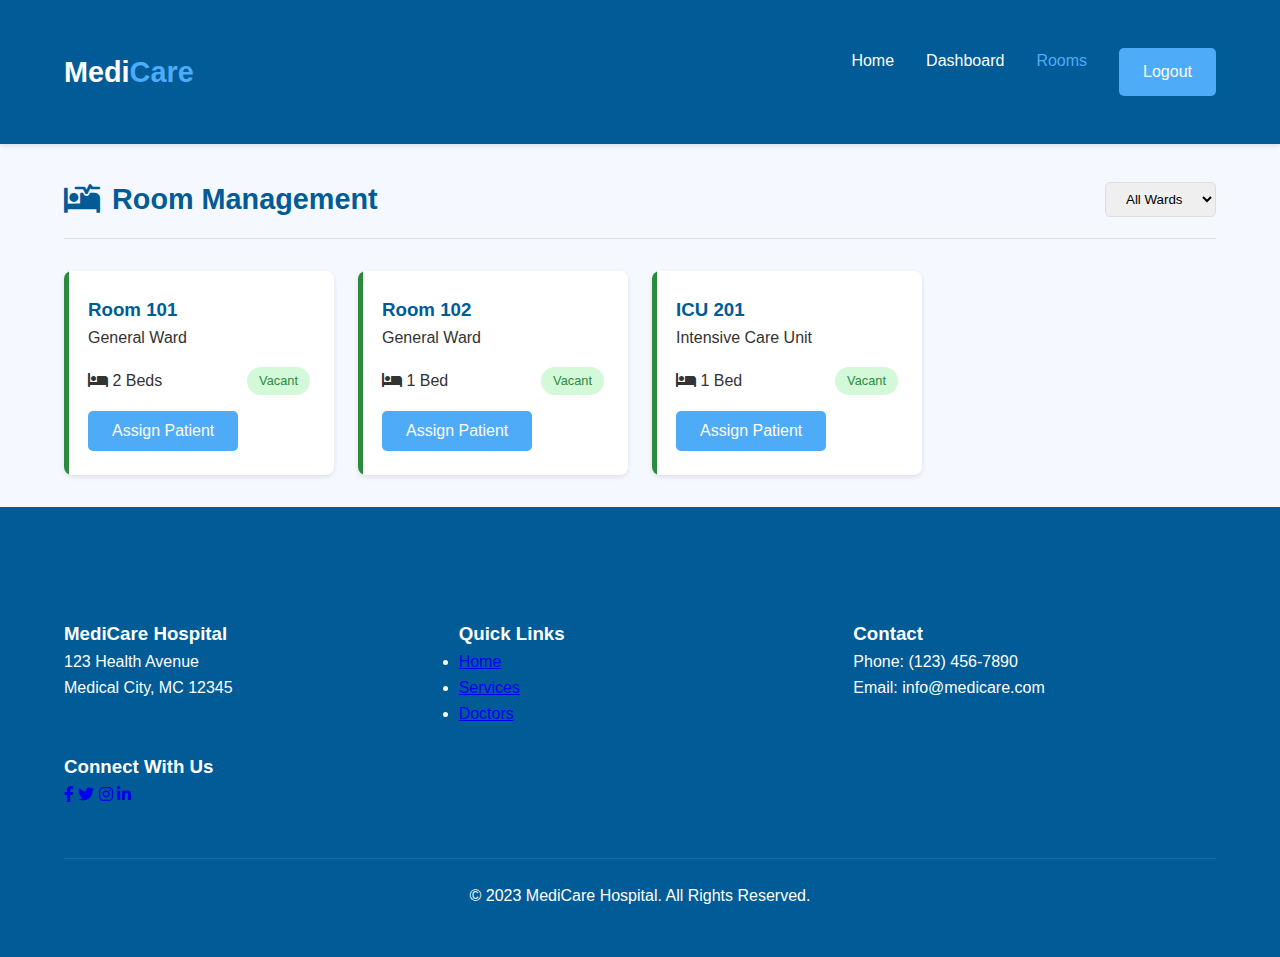
<file: rooms.html>
<!DOCTYPE html>
<html lang="en">
<head>
    <meta charset="UTF-8">
    <meta name="viewport" content="width=device-width, initial-scale=1.0">
    <title>Room Management | MediCare</title>
    <link rel="stylesheet" href="style.css">
    <link rel="stylesheet" href="https://cdnjs.cloudflare.com/ajax/libs/font-awesome/6.0.0-beta3/css/all.min.css">
</head>
<body>
    <header>
        <div class="container">
            <nav>
                <div class="logo">Medi<span>Care</span></div>
                <ul class="nav-links">
                    <li><a href="index.html">Home</a></li>
                    <li><a href="dashboard.html">Dashboard</a></li>
                    <li><a href="rooms.html" class="active">Rooms</a></li>
                    <li><a href="auth.html" class="btn">Logout</a></li>
                </ul>
            </nav>
        </div>
    </header>

    <main class="container">
        <div class="page-header">
            <h1><i class="fas fa-procedures"></i> Room Management</h1>
            <div class="room-filters">
                <select id="ward-filter">
                    <option value="all">All Wards</option>
                    <option value="general">General</option>
                    <option value="icu">ICU</option>
                    <option value="maternity">Maternity</option>
                </select>
            </div>
        </div>

        <!-- Rooms Grid -->
        <div class="rooms-grid">
            <!-- Room Card 1 (Vacant) -->
            <div class="room-card vacant">
                <div class="room-status"></div>
                <h3>Room 101</h3>
                <p>General Ward</p>
                <div class="room-details">
                    <span><i class="fas fa-bed"></i> 2 Beds</span>
                    <span class="status-badge">Vacant</span>
                </div>
                <button class="btn btn-outline">Assign Patient</button>
            </div>

            <!-- Room Card 2 (Vacant) -->
            <div class="room-card vacant">
                <div class="room-status"></div>
                <h3>Room 102</h3>
                <p>General Ward</p>
                <div class="room-details">
                    <span><i class="fas fa-bed"></i> 1 Bed</span>
                    <span class="status-badge">Vacant</span>
                </div>
                <button class="btn btn-outline">Assign Patient</button>
            </div>

            <!-- ICU Room (Vacant) -->
            <div class="room-card vacant">
                <div class="room-status"></div>
                <h3>ICU 201</h3>
                <p>Intensive Care Unit</p>
                <div class="room-details">
                    <span><i class="fas fa-bed"></i> 1 Bed</span>
                    <span class="status-badge">Vacant</span>
                </div>
                <button class="btn btn-outline">Assign Patient</button>
            </div>

            <!-- More rooms can be added here -->
        </div>
    </main>

    <!-- Footer -->
    <footer>
        <div class="container">
            <div class="grid-container">
                <div>
                    <h3>MediCare Hospital</h3>
                    <p>123 Health Avenue<br>Medical City, MC 12345</p>
                </div>
                <div>
                    <h3>Quick Links</h3>
                    <ul>
                        <li><a href="index.html">Home</a></li>
                        <li><a href="services.html">Services</a></li>
                        <li><a href="doctors.html">Doctors</a></li>
                    </ul>
                </div>
                <div>
                    <h3>Contact</h3>
                    <p>Phone: (123) 456-7890<br>Email: info@medicare.com</p>
                </div>
            </div>
                <br>
            <div class="footer-column">
                <h3>Connect With Us</h3>
                <div class="social-links">
                    <a href="#"><i class="fab fa-facebook-f"></i></a>
                    <a href="#"><i class="fab fa-twitter"></i></a>
                    <a href="#"><i class="fab fa-instagram"></i></a>
                    <a href="#"><i class="fab fa-linkedin-in"></i></a>
                </div>
                <br>
                <br>
                <div class="copyright">
                    <p>&copy; 2023 MediCare Hospital. All Rights Reserved.</p>
                </div>
            </div>
    </footer>
</body>
</html>
</file>
<file: style.css>
/* ===== GLOBAL STYLES ===== */
* {
    margin: 0;
    padding: 0;
    box-sizing: border-box;
    font-family: 'Segoe UI', Tahoma, Geneva, Verdana, sans-serif;
}

body {
    background-color: #f5f9ff;
    color: #333;
    line-height: 1.6;
}

.container {
    width: 90%;
    max-width: 1200px;
    margin: 0 auto;
    padding: 2rem 0;
}

/* ===== HEADER & NAVIGATION ===== */
header {
    background-color: #005b96;
    color: white;
    padding: 1rem 0;
    box-shadow: 0 2px 5px rgba(0,0,0,0.1);
}

nav {
    display: flex;
    justify-content: space-between;
    align-items: center;
}

.logo {
    font-size: 1.8rem;
    font-weight: bold;
}

.logo span {
    color: #4dabf7;
}

.nav-links {
    display: flex;
    list-style: none;
}

.nav-links li {
    margin-left: 2rem;
}

.nav-links a {
    color: white;
    text-decoration: none;
    font-weight: 500;
    transition: color 0.3s;
}

.nav-links a:hover, 
.nav-links a.active {
    color: #4dabf7;
}

/* ===== BUTTON STYLES ===== */
.btn {
    display: inline-block;
    background-color: #4dabf7;
    color: white;
    padding: 0.7rem 1.5rem;
    border-radius: 5px;
    text-decoration: none;
    font-weight: 500;
    transition: all 0.3s;
    border: none;
    cursor: pointer;
    font-size: 1rem;
}

.btn:hover {
    background-color: #339af0;
    transform: translateY(-2px);
}

.btn-danger {
    background-color: #ff6b6b;
    display: inline-flex;
    align-items: center;
    gap: 0.5rem;
}

.btn-danger:hover {
    background-color: #fa5252;
}

/* ===== INDEX PAGE SPECIFIC ===== */
/* Hero Section */
.hero {
    background: linear-gradient(rgba(0, 91, 150, 0.8), rgba(0, 91, 150, 0.8)), 
                url('../images/hospital-hero.jpg') center/cover;
    height: 60vh;
    display: flex;
    align-items: center;
    text-align: center;
    color: white;
    padding: 0 1rem;
}

.hero-content {
    max-width: 800px;
    margin: 0 auto;
}

.hero h1 {
    font-size: 3rem;
    margin-bottom: 1.5rem;
    line-height: 1.2;
}

/* Card Styles */
.card {
    background: white;
    border-radius: 10px;
    box-shadow: 0 5px 15px rgba(0,0,0,0.1);
    padding: 2rem;
    transition: transform 0.3s;
}

.card:hover {
    transform: translateY(-5px);
}

.card-title {
    color: #005b96;
    margin-bottom: 1.5rem;
    font-size: 1.8rem;
}

.text-center {
    text-align: center;
}

/* Grid System */
.grid-container {
    display: grid;
    grid-template-columns: repeat(auto-fit, minmax(300px, 1fr));
    gap: 2rem;
    margin-top: 2rem;
}

/* ===== AUTH PAGE SPECIFIC ===== */
.auth-container {
    background: white;
    max-width: 800px;
    margin: 2rem auto;
    border-radius: 10px;
    box-shadow: 0 5px 15px rgba(0,0,0,0.1);
    overflow: hidden;
}

/* Tabs */
.tabs {
    display: flex;
    background: #e7f5ff;
}

.tab-btn {
    flex: 1;
    padding: 1rem;
    text-align: center;
    background: none;
    border: none;
    cursor: pointer;
    font-size: 1rem;
    font-weight: 600;
    color: #005b96;
    transition: all 0.3s;
}

.tab-btn.active {
    background: white;
    color: #005b96;
    border-bottom: 3px solid #4dabf7;
}

.tab-content {
    display: none;
    padding: 2rem;
}

.tab-content.active {
    display: block;
}

/* Form Styles */
.auth-form {
    margin-top: 1.5rem;
}

.form-group {
    margin-bottom: 1.5rem;
}

.form-group label {
    display: block;
    margin-bottom: 0.5rem;
    font-weight: 500;
    color: #005b96;
}

.form-control {
    width: 100%;
    padding: 0.8rem;
    border: 1px solid #ddd;
    border-radius: 5px;
    font-size: 1rem;
}

.form-control:focus {
    outline: none;
    border-color: #4dabf7;
    box-shadow: 0 0 0 2px rgba(77, 171, 247, 0.2);
}

.submit-btn {
    width: 100%;
    padding: 1rem;
    background-color: #4dabf7;
    color: white;
    border: none;
    border-radius: 5px;
    font-size: 1rem;
    font-weight: 600;
    cursor: pointer;
    transition: background-color 0.3s;
}

.submit-btn:hover {
    background-color: #339af0;
}

.form-footer {
    text-align: center;
    margin-top: 1.5rem;
}

.form-footer a {
    color: #4dabf7;
    text-decoration: none;
}

.form-footer a:hover {
    text-decoration: underline;
}

/* User Type Selector */
.user-types {
    display: flex;
    margin-bottom: 1.5rem;
    border-radius: 5px;
    overflow: hidden;
    border: 1px solid #ddd;
}

.user-type {
    flex: 1;
    padding: 0.8rem;
    text-align: center;
    background: #f8f9fa;
    border: none;
    cursor: pointer;
    transition: all 0.3s;
}

.user-type.active {
    background: #4dabf7;
    color: white;
}

/* ===== FOOTER ===== */
footer {
    background-color: #005b96;
    color: white;
    padding: 3rem 0 1rem;
}

.footer-grid {
    display: grid;
    grid-template-columns: repeat(auto-fit, minmax(250px, 1fr));
    gap: 2rem;
    margin-bottom: 2rem;
}

.copyright {
    text-align: center;
    padding-top: 1.5rem;
    border-top: 1px solid rgba(255,255,255,0.1);
}

/* ===== UTILITY CLASSES ===== */
.mt-1 { margin-top: 0.5rem; }
.mt-2 { margin-top: 1rem; }
.mt-3 { margin-top: 1.5rem; }
.mt-4 { margin-top: 2rem; }

/* ===== RESPONSIVE DESIGN ===== */
@media (max-width: 768px) {
    .nav-links {
        display: none;
    }
    
    .hero h1 {
        font-size: 2.2rem;
    }
    
    .tabs, .user-types {
        flex-direction: column;
    }
    
    .grid-container, .footer-grid {
        grid-template-columns: 1fr;
    }
}

/* ===== DASHBOARD SPECIFIC STYLES ===== */

/* Dashboard Header */
.dashboard-header {
    display: flex;
    justify-content: space-between;
    align-items: center;
    margin-bottom: 2rem;
    padding-bottom: 1rem;
    border-bottom: 1px solid #e0e0e0;
}

.dashboard-header h1 {
    color: #005b96;
    font-size: 2rem;
    margin: 0;
}

.dashboard-header h1 span {
    color: #4dabf7;
}

.dashboard-actions .btn {
    display: flex;
    align-items: center;
    gap: 0.5rem;
}

/* Dashboard Navigation Tabs */
.dashboard-sections {
    display: flex;
    gap: 0.5rem;
    margin-bottom: 2rem;
    border-bottom: 1px solid #e0e0e0;
    padding-bottom: 0.5rem;
}

.section-btn {
    padding: 0.75rem 1.5rem;
    background: none;
    border: none;
    border-radius: 5px 5px 0 0;
    cursor: pointer;
    font-weight: 500;
    color: #666;
    transition: all 0.3s ease;
}

.section-btn.active {
    background: #e7f5ff;
    color: #005b96;
    font-weight: 600;
}

.section-btn:hover:not(.active) {
    background: #f5f5f5;
}

/* Dashboard Content Area */
.dashboard-content {
    background: white;
    border-radius: 10px;
    box-shadow: 0 2px 10px rgba(0,0,0,0.05);
    padding: 1.5rem;
}

.dashboard-section {
    display: none;
}

.dashboard-section.active {
    display: block;
}

/* Dashboard Grid Layout */
.dashboard-grid {
    display: grid;
    grid-template-columns: repeat(auto-fit, minmax(350px, 1fr));
    gap: 2rem;
    margin-top: 1rem;
}

/* Dashboard Cards */
.dashboard-card {
    background: white;
    border-radius: 8px;
    box-shadow: 0 2px 8px rgba(0,0,0,0.1);
    padding: 1.5rem;
}

.dashboard-card h2 {
    color: #005b96;
    font-size: 1.25rem;
    margin-top: 0;
    margin-bottom: 1.5rem;
    display: flex;
    align-items: center;
    gap: 0.75rem;
}

/* Appointment List Styles */
.appointment-list {
    display: flex;
    flex-direction: column;
    gap: 1rem;
}

.appointment-item {
    display: flex;
    align-items: center;
    padding: 1rem;
    background: #f8f9fa;
    border-radius: 8px;
    transition: transform 0.2s;
}

.appointment-item:hover {
    transform: translateY(-2px);
}

.appointment-time {
    font-weight: bold;
    min-width: 80px;
    color: #005b96;
    font-size: 0.9rem;
}

.appointment-details {
    flex-grow: 1;
    margin: 0 1rem;
}

.appointment-details h3 {
    margin: 0 0 0.25rem 0;
    font-size: 1rem;
}

.appointment-details p {
    margin: 0;
    color: #666;
    font-size: 0.9rem;
}

/* Notification List Styles */
.notification-list {
    display: flex;
    flex-direction: column;
    gap: 1rem;
}

.notification-item {
    display: flex;
    align-items: flex-start;
    gap: 1rem;
    padding: 1rem;
    background: #f8f9fa;
    border-radius: 8px;
    border-left: 4px solid #ddd;
}

.notification-item.urgent {
    border-left-color: #ff6b6b;
}

.notification-item i {
    color: #4dabf7;
    font-size: 1.25rem;
    margin-top: 0.2rem;
}

.notification-item.urgent i {
    color: #ff6b6b;
}

.notification-content {
    flex-grow: 1;
}

.notification-content p {
    margin: 0 0 0.25rem 0;
    font-size: 0.95rem;
}

.notification-content small {
    color: #888;
    font-size: 0.8rem;
}

/* Empty State Styles */
.empty-state {
    text-align: center;
    padding: 2rem;
    color: #888;
}

.empty-state i {
    font-size: 2rem;
    margin-bottom: 1rem;
    color: #ccc;
}

.empty-state p {
    margin: 0;
}

/* Responsive Design */
@media (max-width: 768px) {
    .dashboard-header {
        flex-direction: column;
        align-items: flex-start;
        gap: 1rem;
    }
    
    .dashboard-sections {
        overflow-x: auto;
        padding-bottom: 0;
    }
    
    .dashboard-grid {
        grid-template-columns: 1fr;
    }
    
    .appointment-item {
        flex-direction: column;
        align-items: flex-start;
        gap: 0.5rem;
    }
    
    .appointment-details {
        margin: 0.5rem 0;
    }
    .dashboard-section {
    display: none; /* Hidden by default */
}

.dashboard-section.active {
    display: block; /* Show active section */
}
}


/* ===== APPOINTMENTS PAGE STYLES ===== */

/* Page Header */
.page-header {
    display: flex;
    justify-content: space-between;
    align-items: center;
    margin-bottom: 2rem;
    padding-bottom: 1rem;
    border-bottom: 1px solid #e0e0e0;
}

.page-header h1 {
    color: #005b96;
    font-size: 1.8rem;
    display: flex;
    align-items: center;
    gap: 0.75rem;
}

/* Filters Section */
.appointment-filters {
    display: flex;
    gap: 1.5rem;
    align-items: flex-end;
    margin-bottom: 1.5rem;
    flex-wrap: wrap;
}

.filter-group {
    display: flex;
    flex-direction: column;
    gap: 0.5rem;
}

.filter-group label {
    font-weight: 500;
    color: #005b96;
    font-size: 0.9rem;
}

.filter-group input, 
.filter-group select {
    padding: 0.6rem 0.8rem;
    border: 1px solid #ddd;
    border-radius: 4px;
    font-size: 0.9rem;
}

/* Appointments Table */
.appointments-table {
    width: 100%;
    border-collapse: collapse;
}

.appointments-table th {
    background-color: #f0f7ff;
    color: #005b96;
    padding: 1rem;
    text-align: left;
    font-weight: 600;
}

.appointments-table td {
    padding: 1rem;
    border-bottom: 1px solid #f0f0f0;
    vertical-align: middle;
}

.appointments-table tr:hover {
    background-color: #f9f9f9;
}

/* Status Badges */
.status-badge {
    padding: 0.35rem 0.75rem;
    border-radius: 20px;
    font-size: 0.8rem;
    font-weight: 500;
    display: inline-block;
}

.status-badge.pending {
    background-color: #fff3bf;
    color: #e67700;
}

.status-badge.confirmed {
    background-color: #d3f9d8;
    color: #2b8a3e;
}

.status-badge.completed {
    background-color: #d0ebff;
    color: #1864ab;
}

.status-badge.cancelled {
    background-color: #ffe3e3;
    color: #c92a2a;
}

/* Action Buttons */
.actions {
    display: flex;
    gap: 0.5rem;
}

.btn-icon {
    background: none;
    border: none;
    color: #4dabf7;
    cursor: pointer;
    font-size: 1rem;
    padding: 0.5rem;
    border-radius: 50%;
    width: 2rem;
    height: 2rem;
    display: flex;
    align-items: center;
    justify-content: center;
    transition: all 0.2s;
}

.btn-icon:hover {
    background-color: #e7f5ff;
}

.btn-icon.danger {
    color: #ff6b6b;
}

.btn-icon.danger:hover {
    background-color: #ffebee;
}

/* Pagination */
.pagination {
    display: flex;
    justify-content: center;
    align-items: center;
    gap: 1.5rem;
    margin-top: 2rem;
}

.pagination span {
    color: #666;
}

/* Responsive Design */
@media (max-width: 768px) {
    .page-header {
        flex-direction: column;
        align-items: flex-start;
        gap: 1rem;
    }
    
    .appointment-filters {
        flex-direction: column;
        align-items: stretch;
        gap: 1rem;
    }
    
    .appointments-table {
        display: block;
        overflow-x: auto;
    }
    
    .actions {
        flex-wrap: wrap;
    }
}



/* ===== BOOK APPOINTMENT STYLES ===== */
.booking-card {
    background: white;
    border-radius: 10px;
    box-shadow: 0 2px 10px rgba(0,0,0,0.1);
    padding: 2rem;
    max-width: 600px;
    margin: 2rem auto;
}

.booking-card h1 {
    color: #005b96;
    font-size: 1.8rem;
    margin-bottom: 1.5rem;
    display: flex;
    align-items: center;
    gap: 0.75rem;
}

#appointment-form {
    display: flex;
    flex-direction: column;
    gap: 1.5rem;
}

.form-group {
    display: flex;
    flex-direction: column;
    gap: 0.5rem;
}

.form-group label {
    font-weight: 500;
    color: #005b96;
}

.form-group select,
.form-group input[type="date"],
.form-group textarea {
    padding: 0.75rem;
    border: 1px solid #ddd;
    border-radius: 5px;
    font-size: 1rem;
}

.form-group textarea {
    resize: vertical;
    min-height: 100px;
}

.time-slots {
    display: grid;
    grid-template-columns: repeat(auto-fill, minmax(100px, 1fr));
    gap: 0.75rem;
    margin-top: 0.5rem;
}

.time-slot {
    padding: 0.75rem;
    text-align: center;
    background: #f8f9fa;
    border: 1px solid #ddd;
    border-radius: 5px;
    cursor: pointer;
    transition: all 0.2s;
}

.time-slot:hover {
    background: #e7f5ff;
}

.time-slot.selected {
    background: #4dabf7;
    color: white;
    border-color: #4dabf7;
}

.empty-message {
    color: #666;
    font-style: italic;
    text-align: center;
    padding: 1rem;
}

/* Responsive Design */
@media (max-width: 768px) {
    .booking-card {
        padding: 1.5rem;
    }
    
    .time-slots {
        grid-template-columns: repeat(auto-fill, minmax(80px, 1fr));
    }
}


/* ===== PATIENTS PAGE STYLES ===== */

.page-header {
    display: flex;
    justify-content: space-between;
    align-items: center;
    margin-bottom: 2rem;
}

.page-header h1 {
    color: #005b96;
    font-size: 1.8rem;
    display: flex;
    align-items: center;
    gap: 0.75rem;
}

.empty-state {
    text-align: center;
    padding: 3rem;
    background: white;
    border-radius: 10px;
    box-shadow: 0 2px 10px rgba(0,0,0,0.05);
    max-width: 600px;
    margin: 0 auto;
}

.empty-icon {
    font-size: 3rem;
    color: #ccc;
    margin-bottom: 1.5rem;
}

.empty-state h2 {
    color: #005b96;
    margin-bottom: 0.5rem;
}

.empty-state p {
    color: #666;
    margin-bottom: 1.5rem;
}

/* Responsive Design */
@media (max-width: 768px) {
    .page-header {
        flex-direction: column;
        align-items: flex-start;
        gap: 1rem;
    }
    
    .empty-state {
        padding: 2rem 1rem;
    }
}

/* ===== BILLING SPECIFIC STYLES ===== */

/* Status Badges */
.status {
    padding: 0.35rem 0.75rem;
    border-radius: 20px;
    font-size: 0.8rem;
    font-weight: 500;
}

.status.paid {
    background: #d3f9d8;
    color: #2b8a3e;
}

.status.pending {
    background: #fff3bf;
    color: #e67700;
}

.status.overdue {
    background: #ffe3e3;
    color: #c92a2a;
}

/* Billing Table */
.billing-table {
    overflow-x: auto;
}

.billing-table table {
    width: 100%;
    border-collapse: collapse;
}

.billing-table th {
    background: #f0f7ff;
    color: #005b96;
    padding: 1rem;
    text-align: left;
}

.billing-table td {
    padding: 1rem;
    border-bottom: 1px solid #f0f0f0;
}

/* Invoice Modal */
.modal {
    display: none;
    position: fixed;
    /* ...modal styling... */
}

.service-items {
    border: 1px solid #eee;
    border-radius: 5px;
    padding: 1rem;
    margin: 1rem 0;
}

.total-row {
    display: flex;
    justify-content: space-between;
    margin-bottom: 0.5rem;
}

.grand-total {
    font-weight: bold;
    font-size: 1.1rem;
    margin-top: 1rem;
    padding-top: 1rem;
    border-top: 1px solid #eee;
}

/* ===== ROOM MANAGEMENT STYLES ===== */

.page-header {
    display: flex;
    justify-content: space-between;
    align-items: center;
    margin-bottom: 2rem;
    flex-wrap: wrap;
    gap: 1rem;
}

.room-filters select {
    padding: 0.5rem 1rem;
    border: 1px solid #ddd;
    border-radius: 5px;
}

.rooms-grid {
    display: grid;
    grid-template-columns: repeat(auto-fill, minmax(250px, 1fr));
    gap: 1.5rem;
}

.room-card {
    background: white;
    border-radius: 8px;
    padding: 1.5rem;
    box-shadow: 0 2px 5px rgba(0,0,0,0.1);
    position: relative;
    overflow: hidden;
}

.room-status {
    position: absolute;
    top: 0;
    left: 0;
    width: 5px;
    height: 100%;
    background: #4dabf7;
}

.room-card.vacant .room-status {
    background: #2b8a3e; /* Green for vacant */
}

.room-card.occupied .room-status {
    background: #c92a2a; /* Red for occupied */
}

.room-card h3 {
    margin-top: 0;
    color: #005b96;
}

.room-details {
    display: flex;
    justify-content: space-between;
    align-items: center;
    margin: 1rem 0;
}

.status-badge {
    padding: 0.25rem 0.75rem;
    border-radius: 20px;
    font-size: 0.8rem;
    font-weight: 500;
}

.room-card.vacant .status-badge {
    background: #d3f9d8;
    color: #2b8a3e;
}

.room-card.occupied .status-badge {
    background: #ffe3e3;
    color: #c92a2a;
}

/* Responsive Design */
@media (max-width: 768px) {
    .rooms-grid {
        grid-template-columns: 1fr;
    }
}

/* ===== ADMIN DASHBOARD STYLES ===== */

/* Admin Theme Colors */
.admin-dashboard {
    --admin-primary: #7e57c2;
    --admin-danger: #ef5350;
}

/* Admin Header */
.admin-badge {
    background: var(--admin-primary);
    color: white;
    padding: 0.2rem 0.6rem;
    border-radius: 20px;
    font-size: 0.7rem;
    margin-left: 0.5rem;
    vertical-align: middle;
}

/* Stat Cards */
.admin-stats-grid {
    display: grid;
    grid-template-columns: repeat(auto-fill, minmax(250px, 1fr));
    gap: 1.5rem;
    margin-bottom: 2rem;
}

.stat-card {
    background: white;
    border-radius: 10px;
    box-shadow: 0 2px 5px rgba(0,0,0,0.1);
    display: flex;
    overflow: hidden;
}

.stat-icon {
    width: 80px;
    display: flex;
    align-items: center;
    justify-content: center;
    color: white;
    font-size: 1.8rem;
}

.stat-icon.bg-blue { background: #4dabf7; }
.stat-icon.bg-green { background: #2b8a3e; }
.stat-icon.bg-red { background: #c92a2a; }

.stat-info {
    padding: 1.2rem;
    flex-grow: 1;
}

.stat-value {
    font-size: 1.8rem;
    font-weight: bold;
    margin: 0.3rem 0;
}

.stat-link {
    color: #666;
    font-size: 0.9rem;
    text-decoration: none;
}

/* Admin Panels */
.admin-panels {
    display: grid;
    grid-template-columns: 1fr 1fr;
    gap: 2rem;
    margin-bottom: 2rem;
}

.admin-panel {
    background: white;
    border-radius: 10px;
    box-shadow: 0 2px 5px rgba(0,0,0,0.1);
    overflow: hidden;
}

.panel-header {
    display: flex;
    justify-content: space-between;
    align-items: center;
    padding: 1.2rem;
    border-bottom: 1px solid #eee;
}

.panel-header h2 {
    margin: 0;
    font-size: 1.2rem;
    display: flex;
    align-items: center;
    gap: 0.75rem;
}

/* User Cards */
.recent-users {
    padding: 1rem;
}

.user-card {
    display: flex;
    align-items: center;
    padding: 1rem;
    margin-bottom: 0.5rem;
    border-radius: 8px;
    transition: all 0.2s;
}

.user-card:hover {
    background: #f8f9fa;
}

.user-avatar {
    width: 40px;
    height: 40px;
    border-radius: 50%;
    display: flex;
    align-items: center;
    justify-content: center;
    color: white;
    font-weight: bold;
    margin-right: 1rem;
}

.user-avatar.bg-purple { background: #7e57c2; }
.user-avatar.bg-blue { background: #4dabf7; }

.user-info h4 {
    margin: 0 0 0.2rem 0;
    font-size: 1rem;
}

.user-info p {
    margin: 0;
    color: #666;
    font-size: 0.8rem;
}

.user-actions {
    margin-left: auto;
    display: flex;
    gap: 0.5rem;
}

/* Alert List */
.alert-list {
    padding: 1rem;
}

.alert-item {
    display: flex;
    align-items: center;
    padding: 1rem;
    margin-bottom: 0.5rem;
    border-radius: 8px;
    background: #fff9db;
}

.alert-item.critical {
    background: #ffebee;
    border-left: 4px solid var(--admin-danger);
}

.alert-item i {
    font-size: 1.2rem;
    margin-right: 1rem;
    color: var(--admin-danger);
}

.alert-content h4 {
    margin: 0 0 0.2rem 0;
    font-size: 1rem;
}

.alert-content p {
    margin: 0;
    color: #666;
    font-size: 0.8rem;
}

/* Quick Actions */
.quick-actions {
    margin-bottom: 2rem;
}

.quick-actions h2 {
    font-size: 1.2rem;
    margin-bottom: 1rem;
    display: flex;
    align-items: center;
    gap: 0.75rem;
}

.action-grid {
    display: grid;
    grid-template-columns: repeat(auto-fill, minmax(180px, 1fr));
    gap: 1rem;
}

.action-card {
    background: white;
    border: 1px solid #eee;
    border-radius: 8px;
    padding: 1.5rem 1rem;
    display: flex;
    flex-direction: column;
    align-items: center;
    justify-content: center;
    cursor: pointer;
    transition: all 0.2s;
}

.action-card:hover {
    border-color: var(--admin-primary);
    background: #f3f0ff;
}

.action-card i {
    font-size: 1.8rem;
    color: var(--admin-primary);
    margin-bottom: 0.8rem;
}

/* Admin Footer */
.admin-footer {
    background: #4dabf7;
    padding: 1.5rem 0;
    border-top: 1px solid #eee;
}

.admin-footer p {
    margin: 0.3rem 0;
    font-size: 0.9rem;
}

.system-version {
    color: #666;
    font-size: 0.8rem;
}

/* Responsive Design */
@media (max-width: 1024px) {
    .admin-panels {
        grid-template-columns: 1fr;
    }
}

@media (max-width: 768px) {
    .admin-stats-grid {
        grid-template-columns: 1fr 1fr;
    }
}

@media (max-width: 480px) {
    .admin-stats-grid {
        grid-template-columns: 1fr;
    }
    
    .action-grid {
        grid-template-columns: 1fr 1fr;
    }
}
</file>
